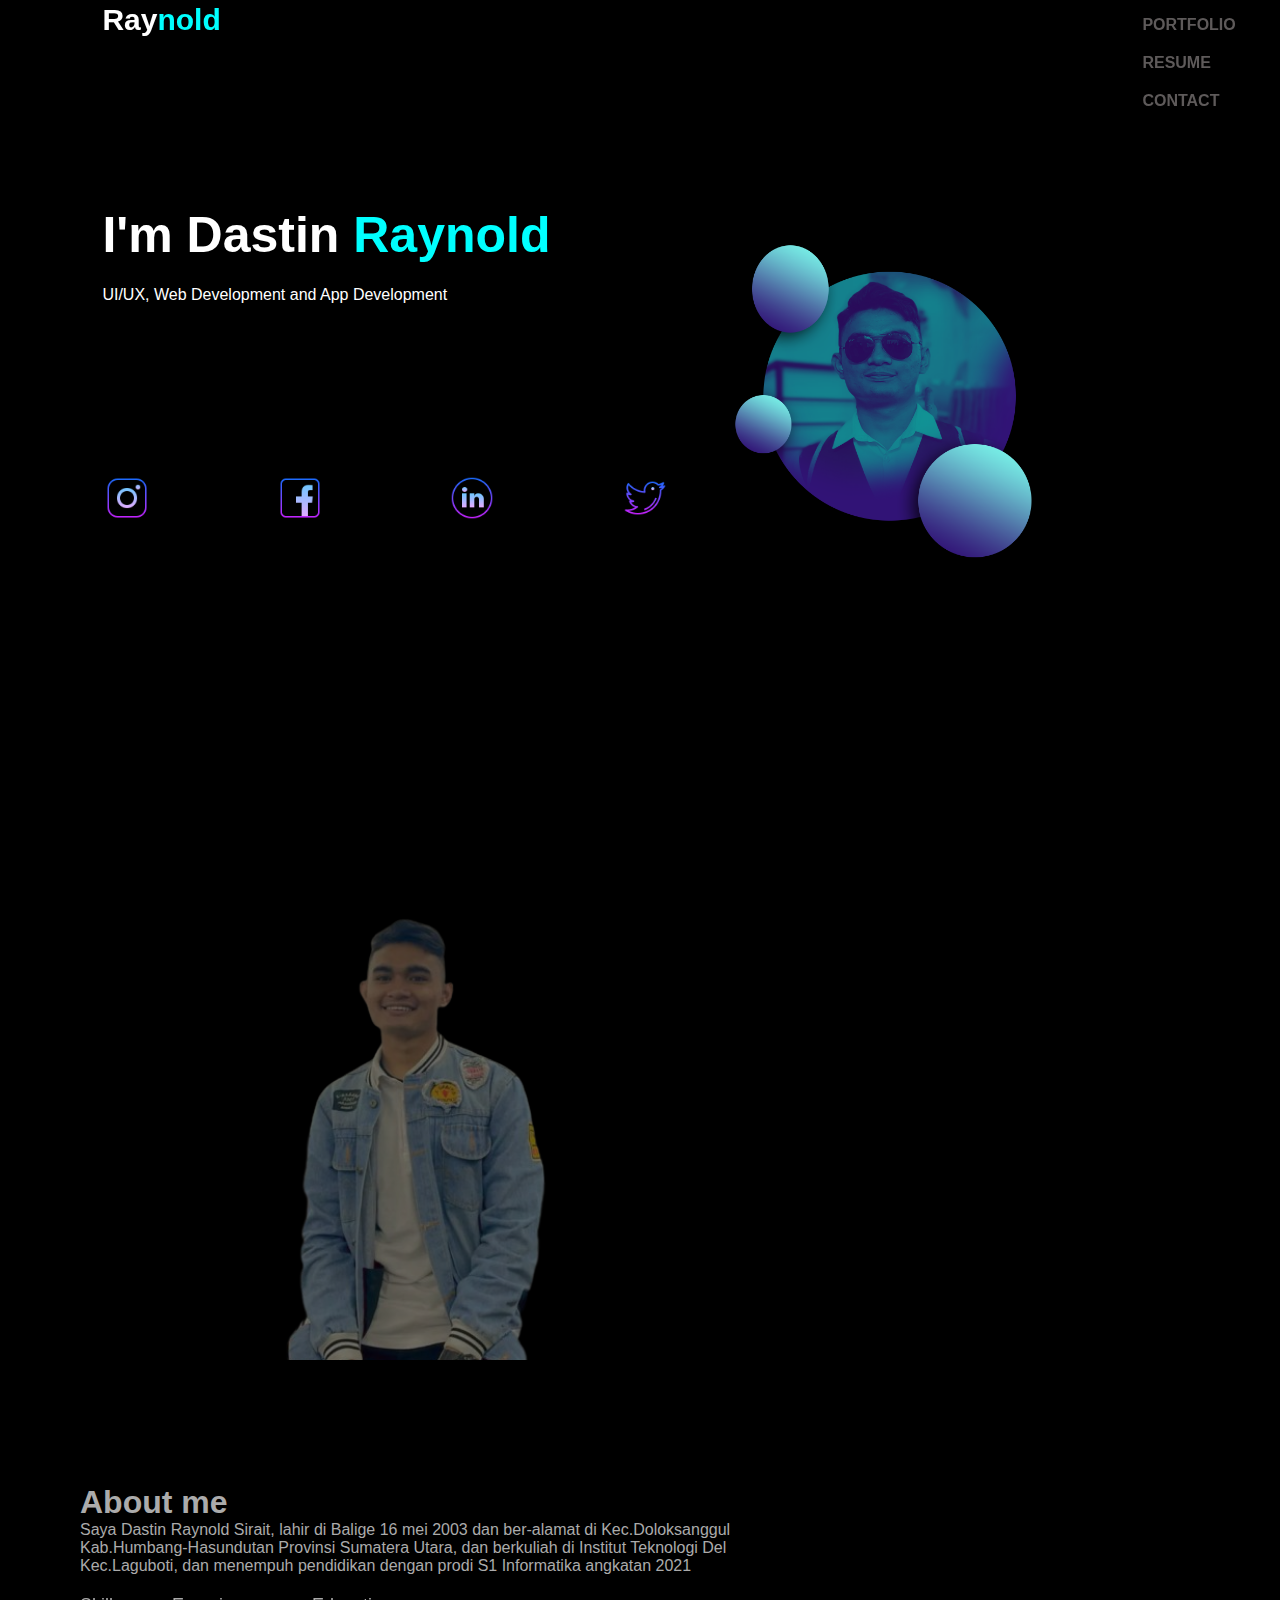
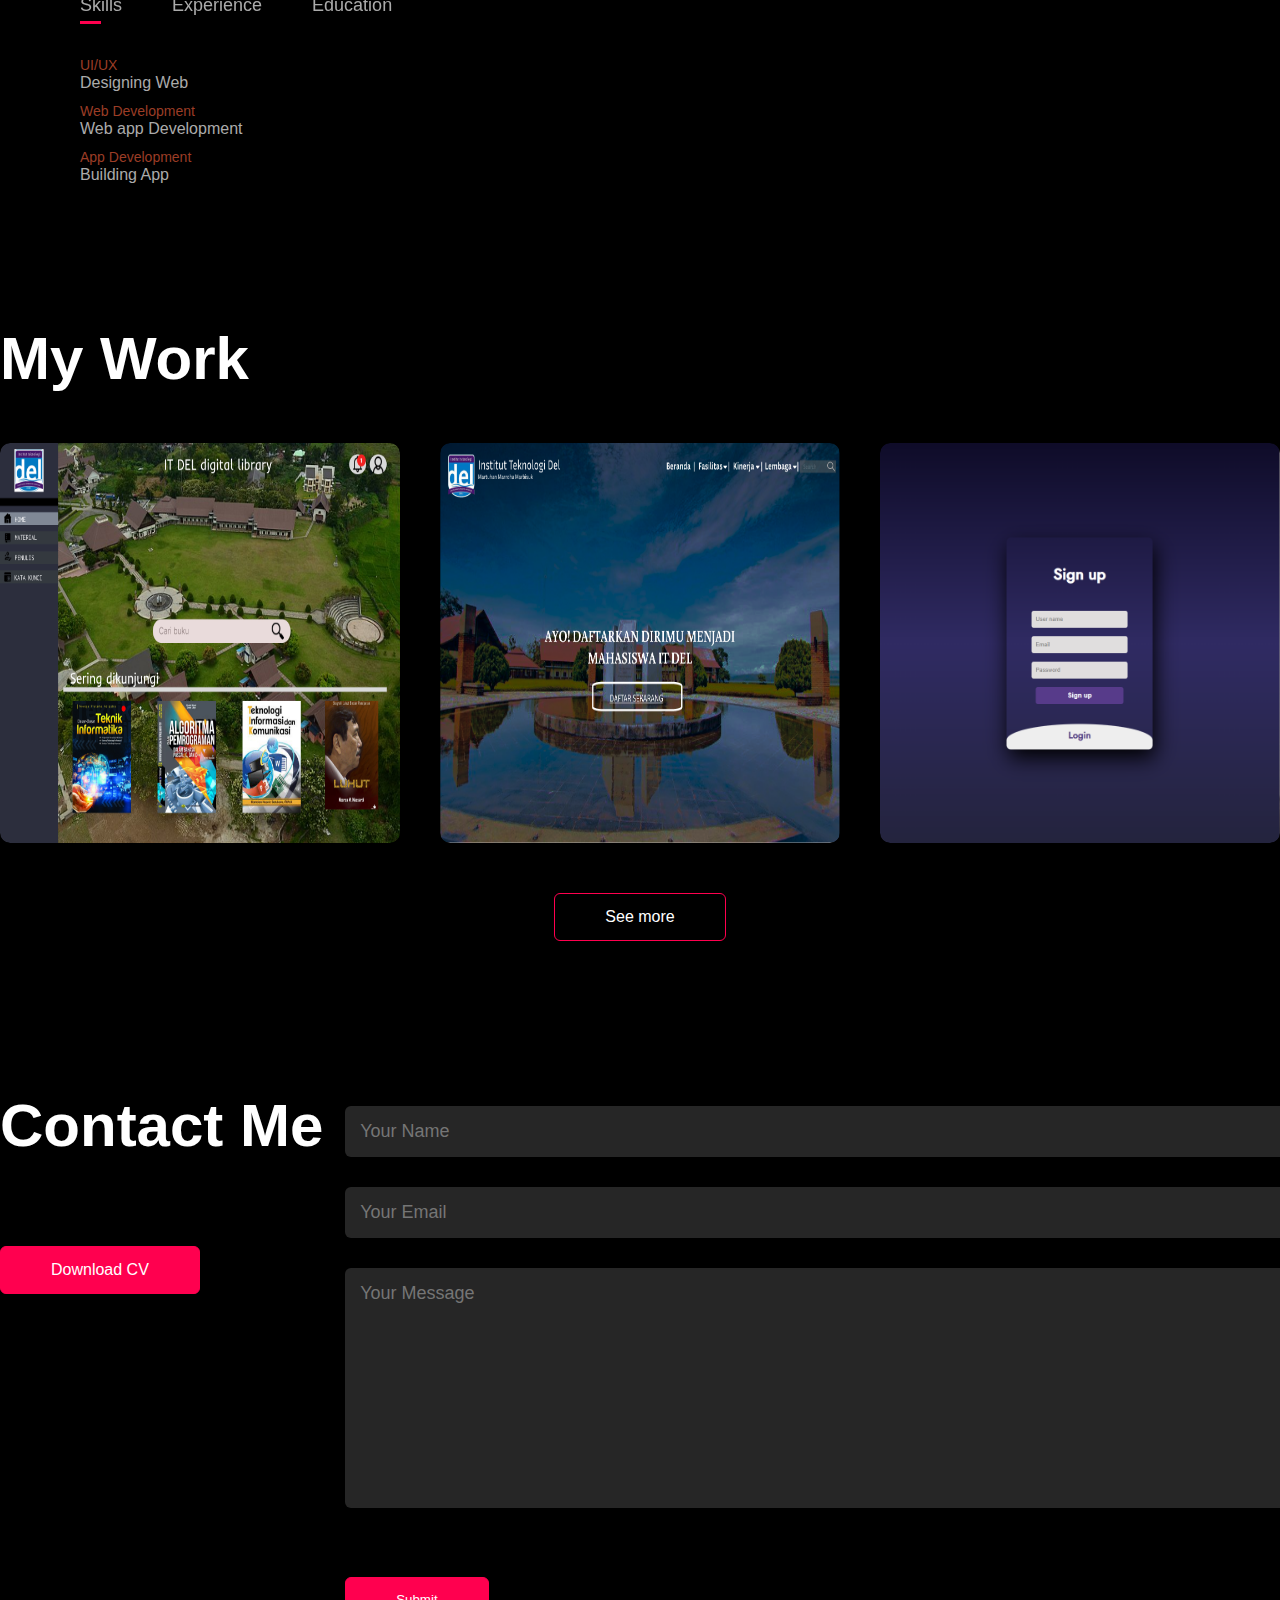
<file: Index.html>
<!DOCTYPE html>
<html lang="en">
  <head>
    <meta charset="UTF-8" />
    <meta name="viewport" content="width=device-width, initial-scale=1.0" />
    <title>RaynoldSirait Portofolio</title>
    <link rel="stylesheet" href="style.css" />
  </head>
  <body>
    <div class="hero">
      <nav>
        <h1>Ray<span>nold</span></h1>
        <ul>
          <li><a href="#Home">HOME</a></li>
          <li><a href="#About">ABOUT</a></li>
          <li><a href="#Portofolio">PORTFOLIO</a></li>
          <li><a href="#Resume">RESUME</a></li>
          <li><a href="#Kontak">CONTACT</a></li>
        </ul>
      </nav>
      <div id="Home">
        <div class="detel">
          <h1>I'm Dastin <span>Raynold</span></h1>
          <p>UI/UX, Web Development and App Development</p>
        </div>
        <div class="images">
          <img src="Assets/ME.png" class="Me" />
        </div>

        <div class="social-icons">
          <a
            href="https://www.instagram.com/dastinraynold/"
            class="icon instagram"
          ></a>
          <a href="#" class="icon facebook"></a>
          <a href="#" class="icon linkedin"></a>
          <a href="#" class="icon twitter"></a>
        </div>
      </div>
    </div>

    <div id="About">
      <div class="container">
        <div class="row">
          <div class="about-col-1">
            <img src="Assets/it'sme.png" />
          </div>
          <div class="about-col-2">
            <h1 class="sub-tittle">About me</h1>
            <p>
              Saya Dastin Raynold Sirait, lahir di Balige 16 mei 2003 dan
              ber-alamat di Kec.Doloksanggul Kab.Humbang-Hasundutan Provinsi
              Sumatera Utara, dan berkuliah di Institut Teknologi Del
              Kec.Laguboti, dan menempuh pendidikan dengan prodi S1 Informatika
              angkatan 2021
            </p>
            <div class="tab-titles">
              <p class="tab-links active-link" onclick="opentab('skills')">
                Skills
              </p>
              <p class="tab-links" onclick="opentab('experience')">
                Experience
              </p>
              <p class="tab-links" onclick="opentab('education')">Education</p>
            </div>
            <div class="tab-contents active-tab" id="skills">
              <ul>
                <li><span>UI/UX</span><br />Designing Web</li>
                <li><span>Web Development</span><br />Web app Development</li>
                <li><span>App Development</span><br />Building App</li>
              </ul>
            </div>
            <div class="tab-contents" id="experience">
              <ul>
                <li><span>2019</span><br />developing the school website.</li>
                <li>
                  <span>2020</span><br />make a simple calculator using the free
                  pascal app.
                </li>
              </ul>
            </div>
            <div class="tab-contents" id="education">
              <ul>
                <li><span>2021</span><br />Institut Teknologi Del</li>
                <li><span>2018</span><br />SMA Negeri 2 Lintongnihuta</li>
                <li><span>2015</span><br />SMP Santa Lusia Doloksanggul</li>
              </ul>
            </div>
          </div>
        </div>
      </div>
    </div>
    <!---------Portofolio------------>
    <div id="Portofolio">
      <div class="Container">
        <h1 class="sub-title">My Work</h1>
        <div class="work-list">
          <div class="work">
            <img src="/Assets/PROJEK.jpg" />
            <div class="layer">
              <h3>IT Del Digital Library</h3>
              <p>
                Design website IT Del Library. Website Library IT Del di desain
                untuk memberikan Design yang lebih elegan, menggunakan App
                Figma.
              </p>
            </div>
          </div>

          <div class="work">
            <img src="/Assets/PROJEK 2.png" />
            <div class="layer">
              <h3>Design Website IT Del</h3>
              <p>
                Design website IT Del . Website IT Del di desain untuk
                memberikan Design yang lebih elegan, menggunakan App Figma dan
                code html.
              </p>
            </div>
          </div>

          <div class="work">
            <img src="/Assets/PROJEK 3.png" />
            <div class="layer">
              <h3>Website Login Form</h3>
              <p>
                Design Form Login dan sudah terkoneksi terhadap Applikasi
                website.
              </p>
            </div>
          </div>
        </div>
        <a class="btn" href="#">See more </a>
      </div>
    </div>

    <!-----------contact---------------->
    <div id="Kontak">
      <div class="container">
        <div class="row">
          <div class="coltact-left">
            <h1 class="sub-title">Contact Me</h1>
            <p>raynoldsirait7@gmail.com</p>
            <p>082291694975</p>
            <a href="CV Dastin Sirait.pdf" download class="btn btn2"
              >Download CV</a
            >
          </div>

          <div class="coltact-right">
            <form>
              <input type="text" name="Name" placeholder="Your Name" required />
              <input
                type="email"
                name="email"
                placeholder="Your Email"
                required
              />
              <textarea
                name="message"
                rows="10"
                placeholder="Your Message"
              ></textarea>
              <button type="submit" class="btn btn2">Submit</button>
            </form>
          </div>
        </div>
      </div>
      <div class="copyright">
        <p>Copyright &nbsp; Dastin Raynold Sirait</p>
      </div>
    </div>

    <script src="./script.js"></script>
  </body>
</html>
</file>
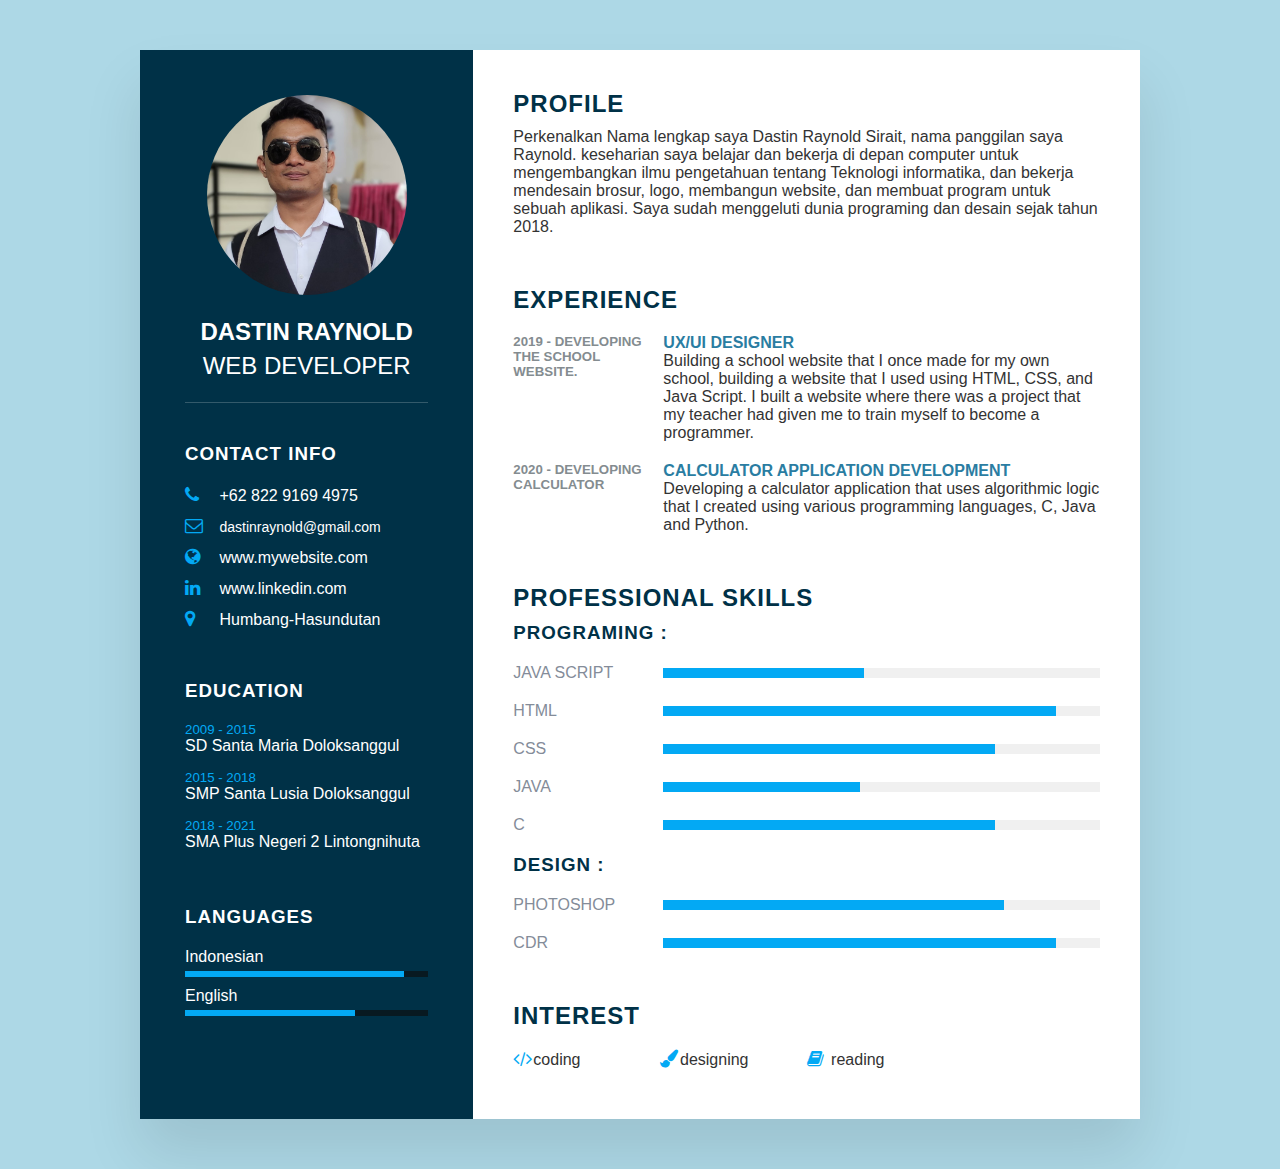
<file: resume.html>
<!DOCTYPE html>
<html lang="en">
  <head>
    <meta charset="UTF-8" />
    <meta name="viewport" content="width=device-width, initial-scale=1.0" />
    <link rel="stylesheet" href="style2.css" />
    <title>CV Programmer</title>
    <link
      rel="stylesheet"
      href="https://cdnjs.cloudflare.com/ajax/libs/font-awesome/4.7.0/css/font-awesome.css"
      integrity="sha512-5A8nwdMOWrSz20fDsjczgUidUBR8liPYU+WymTZP1lmY9G6Oc7HlZv156XqnsgNUzTyMefFTcsFH/tnJE/+xBg=="
      crossorigin="anonymous"
      referrerpolicy="no-referrer"
    />
  </head>
  <body>
    <div class="container">
      <div class="left_side">
        <div class="profiletext">
          <div class="imgBx">
            <img src="Assets/I'am.jpg" height="200px" />
          </div>
          <h2>Dastin Raynold<br /><span>Web Developer</span></h2>
        </div>

        <div class="contactinfo">
          <h3 class="title">Contact Info</h3>
          <ul>
            <li>
              <span class="icon"
                ><i class="fa fa-phone" aria-hidden="true"></i
              ></span>
              <span class="text">+62 822 9169 4975</span>
            </li>
            <li>
              <span class="icon"
                ><i class="fa fa-envelope-o" aria-hidden="true"></i
              ></span>
              <span class="text" style="font-size: 14px"
                >dastinraynold@gmail.com</span
              >
            </li>
            <li>
              <span class="icon"
                ><i class="fa fa-globe" aria-hidden="true"></i
              ></span>
              <span class="text">www.mywebsite.com</span>
            </li>
            <li>
              <span class="icon"
                ><i class="fa fa-linkedin" aria-hidden="true"></i
              ></span>
              <span class="text">www.linkedin.com</span>
            </li>
            <li>
              <span class="icon"
                ><i class="fa fa-map-marker" aria-hidden="true"></i
              ></span>
              <span class="text">Humbang-Hasundutan</span>
            </li>
          </ul>
        </div>
        <!------- contact info education  --------->
        <div class="contactinfo education">
          <h3 class="title">Education</h3>
          <ul>
            <li>
              <h5>2009 - 2015</h5>
              <h4>SD Santa Maria Doloksanggul</h4>
            </li>
            <li>
              <h5>2015 - 2018</h5>
              <h4>SMP Santa Lusia Doloksanggul</h4>
            </li>
            <li>
              <h5>2018 - 2021</h5>
              <h4>SMA Plus Negeri 2 Lintongnihuta</h4>
            </li>
          </ul>
        </div>

        <div class="contactinfo languages">
          <h3 class="title">languages</h3>
          <ul>
            <li>
              <span class="text">Indonesian</span>
              <span class="percent">
                <div style="width: 90%"></div>
              </span>
            </li>
            <li>
              <span class="text">English</span>
              <span class="percent">
                <div style="width: 70%"></div>
              </span>
            </li>
          </ul>
        </div>
      </div>

      <div class="right_side">
        <div class="about">
          <h2 class="title2">profile</h2>
          <p>
            Perkenalkan Nama lengkap saya Dastin Raynold Sirait, nama panggilan
            saya Raynold. keseharian saya belajar dan bekerja di depan computer
            untuk mengembangkan ilmu pengetahuan tentang Teknologi informatika,
            dan bekerja mendesain brosur, logo, membangun website, dan membuat
            program untuk sebuah aplikasi. Saya sudah menggeluti dunia
            programing dan desain sejak tahun 2018.
          </p>
        </div>
        <div class="about">
          <h2 class="title2">Experience</h2>
          <div class="box">
            <div class="year_company">
              <h5>2019 - Developing the school website.</h5>
            </div>
            <div class="text">
              <h4>UX/UI Designer</h4>
              <p>
                Building a school website that I once made for my own school,
                building a website that I used using HTML, CSS, and Java Script.
                I built a website where there was a project that my teacher had
                given me to train myself to become a programmer.
              </p>
            </div>
          </div>

          <div class="box">
            <div class="year_company">
              <h5>2020 - Developing Calculator</h5>
            </div>
            <div class="text">
              <h4>Calculator application development</h4>
              <p>
                Developing a calculator application that uses algorithmic logic
                that I created using various programming languages, C, Java and
                Python.
              </p>
            </div>
          </div>
        </div>

        <div class="about skills">
          <h2 class="title2">Professional skills</h2>
          <h3 class="title2">Programing :</h3>
          <div class="box">
            <h4>Java Script</h4>
            <div class="percent">
              <div style="width: 46%"></div>
            </div>
          </div>
          <div class="box">
            <h4>Html</h4>
            <div class="percent">
              <div style="width: 90%"></div>
            </div>
          </div>
          <div class="box">
            <h4>CSS</h4>
            <div class="percent">
              <div style="width: 76%"></div>
            </div>
          </div>
          <div class="box">
            <h4>Java</h4>
            <div class="percent">
              <div style="width: 45%"></div>
            </div>
          </div>
          <div class="box">
            <h4>C</h4>
            <div class="percent">
              <div style="width: 76%"></div>
            </div>
          </div>
          <h3 class="title2">Design :</h3>
          <div class="box">
            <h4>PhotoShop</h4>
            <div class="percent">
              <div style="width: 78%"></div>
            </div>
          </div>
          <div class="box">
            <h4>CDR</h4>
            <div class="percent">
              <div style="width: 90%"></div>
            </div>
          </div>
        </div>

        <div class="about interest">
          <h2 class="title2">Interest</h2>
          <ul>
            <li><i class="fa fa-code" aria-hidden="true"></i>coding</li>
            <li>
              <i class="fa fa-paint-brush" aria-hidden="true"></i>designing
            </li>
            <li><i class="fa fa-book" aria-hidden="true"></i> reading</li>
          </ul>
        </div>
      </div>
    </div>
  </body>
</html>
</file>
<file: style.css>
* {
  margin: 0;
  padding: 0;
  font-family: sans-serif;
}

html {
  scroll-behavior: smooth;
}

.hero {
  position: relative;
  width: 100%;
  height: 100vh;
  background: #000000;
}

.hero h1 {
  color: #ffffff;
}

span {
  color: aqua;
}

.hero nav {
  display: flex;
  width: 84%;
  margin: auto;
  padding: 20px 0;
  align-items: center;
  justify-content: space-between;
}

.hero nav ul li {
  display: inline-block;
  list-style: none;
  margin: 10px 20px;
}

.hero nav ul {
  position: fixed;
  justify-content: space-between;
  display: inline-block;
  margin-left: 1000px;
  margin-top: 10px;
  padding: 20px;
}

.hero nav h1 {
  position: fixed;
  display: flex;
  font-size: 30px;
}

.hero nav ul li a {
  text-decoration: none;
  color: rgb(94, 90, 90);
  font-weight: bold;
}

.hero nav ul li a:hover {
  color: rgb(38, 0, 255);
}

.detel {
  margin-left: 8%;
  margin-top: 13%;
}

.detel h1 {
  font-size: 50px;
  color: #ffffff;
  margin-bottom: 20px;
}

.detel p {
  font-style: times;
  size: 18px;
  color: #ffffff;
  line-height: 22px;
}

.detel a {
  background: #212121;
  padding: 10px 18px;
  text-decoration: none;
  font-weight: bold;
  color: #fff;
  display: inline-block;
  margin: 30px;
  border-radius: 5px;
}

.images {
  width: 50%;
  height: 60%;
  position: absolute;
  bottom: 0;
  right: 90px;
  margin-bottom: 250px;
}

.images img {
  height: 100%;
  position: absolute;
  left: 50%;
  bottom: 0;
  transform: translateX(-50%);
  transition: bottom 1s, left 1s;
}

.images:hover .Me {
  left: 45%;
}

.social-icons {
  display: flex;
  gap: 20px;
}

.icon {
  margin-left: 8%;
  margin-top: 13%;
  width: 50px;
  height: 50px;
  background-size: cover;
  background-repeat: no-repeat;
  cursor: pointer;
  transition: transform 0.2s, box-shadow 0.2s;
  position: relati;
}

.icon.instagram {
  background-image: url("Assets/instagram.png");
}

.icon.facebook {
  background-image: url("Assets/facebook.png");
}

.icon.linkedin {
  background-image: url("Assets/linkedin.png");
}

.icon.twitter {
  background-image: url("Assets/twitter.png");
}

.icon:hover {
  transform: scale(1.2);
  box-shadow: 0 0 10px rgba(0, 0, 0, 0.5);
}

#About {
  padding: 80px;
  color: #ababab;
  background-color: #000000;
}

.row {
  display: flex;
  justify-content: space-between;
  flex-wrap: wrap;
}

.about-col-1 {
  flex-basis: 35%;
}

.about-col-1 img {
  max-width: auto;
  height: 500px;
  position: relative;

  bottom: 120px;
  left: 100px;
  filter: brightness(0.6);
}

.about-col-2 {
  flex-basis: 60%;
}

.sub-title {
  font-size: 60px;
  font-weight: 600;
  color: #fff;
}

.tab-titles {
  display: flex;
  margin: 20px 0 40px;
}

.tab-links {
  margin-right: 50px;
  font-size: 18px;
  font-weight: 500;
  cursor: pointer;
  position: relative;
}

.tab-links::after {
  content: "";
  width: 0;
  height: 3px;
  background: #ff004f;
  position: absolute;
  left: 0;
  bottom: -8px;
  transition: 0.5s;
}

.tab-links.active-link::after {
  width: 50%;
}

.tab-contents ul li {
  list-style: none;
  margin: 10px 0;
}

.tab-contents ul li span {
  color: #9b3d26;
  font-size: 14px;
}

.tab-contents {
  display: none;
}

.tab-contents.active-tab {
  display: block;
}

/*---Portofolio---*/

#Portofolio {
  padding: 50px 0;
  background: #000000;
}

.work-list {
  display: grid;
  grid-template-columns: repeat(auto-fit, minmax(250px, 1fr));
  grid-gap: 40px;
  margin-top: 50px;
}

.work {
  border-radius: 10px;
  position: relative;
  overflow: hidden;
  width: 100%;
  max-width: 400px;
}

.work img {
  width: 400px;
  height: 400px;
  border-radius: 10px;
  display: block;
  transition: transform 0.5s;
}

.layer {
  width: 100%;
  height: 0;
  background: linear -gradient(rgba(0, 0, 0, 0.6)), #ff004f;
  border-radius: 10px;
  position: absolute;
  left: 0;
  bottom: 0;
  overflow: hidden;
  display: flex;
  align-items: center;
  justify-content: center;
  flex-direction: column;
  padding: 0 40px;
  text-align: center;
  font-size: 14px;
  transition: height 0.5s;
}

.layer h3 {
  font-weight: 500;
  margin-bottom: 20px;
}

.work:hover img {
  transform: scale(1.1);
}

.work:hover .layer {
  height: 100%;
}

.btn {
  display: block;
  margin: 50px auto;
  width: fit-content;
  border: 1px solid #ff004f;
  padding: 14px 50px;
  border-radius: 6px;
  text-decoration: none;
  color: #fff;
  transition: background 0.5s;
}

.btn:hover {
  background: #ff004f;
}
/*---------Contact-*/

#Kontak {
  padding: 50px 0;
  background: #000000;
}

.contact-left {
  flex-basis: 35%;
}
.contact-right {
  flex-basis: 60%;
}
.contact-left p {
  margin-top: 30px;
}

.btn.btn2 {
  display: inline-block;
  background: #ff004f;
}

.contact-right form {
  width: 100%;
}

form input,
form textarea {
  width: 100%;
  border: 0;
  outline: none;
  background: #262626;
  padding: 15px;
  margin: 15px 0;
  color: #fff;
  font-size: 18px;
  border-radius: 6px;
}

form btn2 {
  padding: 14px 60px;
  font-size: 18px;
  margin-top: 20px;
  cursor: pointer;
}
</file>
<file: style2.css>
* {
  margin: 0;
  padding: 0;
  box-sizing: border-box;
  font-family: "poppins", sans-serif;
}

body {
  background-color: lightblue;
  display: flex;
  justify-content: center;
  align-items: center;
  min-height: 100vh;
}

.container {
  position: relative;
  width: 100%;
  max-width: 1000px;
  min-height: 1000px;
  background: #fff;
  margin: 50px;
  display: grid;
  grid-template-columns: 1fr 2fr;
  box-shadow: 0 35px 55px rgba(0, 0, 0, 0.1);
}

.container .left_side {
  position: relative;
  background: #003147;
  padding: 45px;
}

.profiletext {
  position: relative;
  display: flex;
  flex-direction: column;
  align-items: center;
  padding-bottom: 20px;
  border-bottom: 1px solid rgba(255, 255, 255, 0.2);
}

.profiletext .imgBx {
  position: relative;
  width: 200px;
  height: 200px;
  border-radius: 50%;
  overflow: hidden;
}

.profiletext .imgBx img {
  position: absolute;
  top: 0;
  left: 0;
  width: 100%;
  height: 100%;
  object-fit: cover;
}

.profiletext h2 {
  color: #fff;
  font-size: 1.5em;
  margin-top: 20px;
  text-transform: uppercase;
  text-align: center;
  font-weight: 600;
  line-height: 1.4em;
}

.profiletext h2 span {
  font-size: 0.8e;
  font-weight: 300;
}

.contactinfo {
  padding-top: 40px;
}

.title {
  color: #fff;
  text-transform: uppercase;
  font-weight: 600;
  letter-spacing: 1px;
  margin-bottom: 20px;
}

.contactinfo ul {
  position: relative;
}

.contactinfo ul li {
  position: relative;
  list-style: none;
  margin: 10px 0;
  cursor: pointer;
}

.contactinfo ul li .icon {
  display: inline-block;
  width: 30px;
  font-size: 18px;
  color: #03a9f4;
}

.contactinfo ul li span {
  color: #fff;
  font-weight: 300;
}

.contactinfo.education li {
  margin-bottom: 15px;
}

.contactinfo.education h5 {
  color: #03a9f4;
  font-weight: 500;
}

.contactinfo.education h4:nth-child(2) {
  color: #fff;
  font-weight: 500;
}

.contactinfo.languages .percent {
  position: relative;
  width: 100%;
  height: 6px;
  background: #081921;
  display: block;
  margin-top: 5px;
}

.contactinfo.languages .percent div {
  position: absolute;
  top: 0;
  left: 0;
  height: 100%;
  background: #03a9f4;
}

.container .right_side {
  position: relative;
  background: #fff;
  padding: 40px;
}

.about {
  margin-bottom: 50px;
}

.about:last-child {
  margin-bottom: 0;
}

.title2 {
  color: #003147;
  text-transform: uppercase;
  letter-spacing: 1px;
  margin-bottom: 10px;
}

p {
  color: #333;
}

.about .box {
  display: flex;
  flex-direction: row;
  margin: 20px 0;
}

.about .box .year_company {
  min-width: 150px;
}

.about .box .year_company h5 {
  text-transform: uppercase;
  color: #848c90;
  font-weight: 600;
}

.about .box .text h4 {
  text-transform: uppercase;
  color: #2a7da2;
  font-size: 16px;
}

.skills .box {
  position: relative;
  width: 100%;
  display: grid;
  grid-template-columns: 150px 1fr;
  justify-content: center;
  align-items: center;
}

.skills .box h4 {
  text-transform: uppercase;
  color: #848c99;
  font-weight: 500;
}

.skills .box .percent {
  position: relative;
  width: 100%;
  height: 10px;
  background: #f0f0f0;
}

.skills .box .percent div {
  position: absolute;
  top: 0;
  left: 0;
  height: 100%;
  background: #03a9f4;
}

.interest ul {
  display: grid;
  grid-template-columns: repeat(4, 1fr);
}

.interest ul li {
  list-style: none;
  color: #333;
  font-weight: 500;
  margin: 10px 0;
}

.interest ul li .fa {
  color: #03a9f4;
  font-size: 18px;
  width: 20px;
}

@media (max-width: 1000px) {
  .container {
    margin: 10px;
    grid-template-columns: repeat(1, 1fr);
  }
  .interest ul {
    grid-template-columns: repeat(2, 1fr);
  }
}

@media (max-width: 600px) {
  .about .box {
    flex-direction: column;
  }
  .about .box .year_company {
    margin-bottom: 5px;
  }
  .interest ul {
    grid-template-columns: repeat(1, 1fr);
  }
}
</file>
